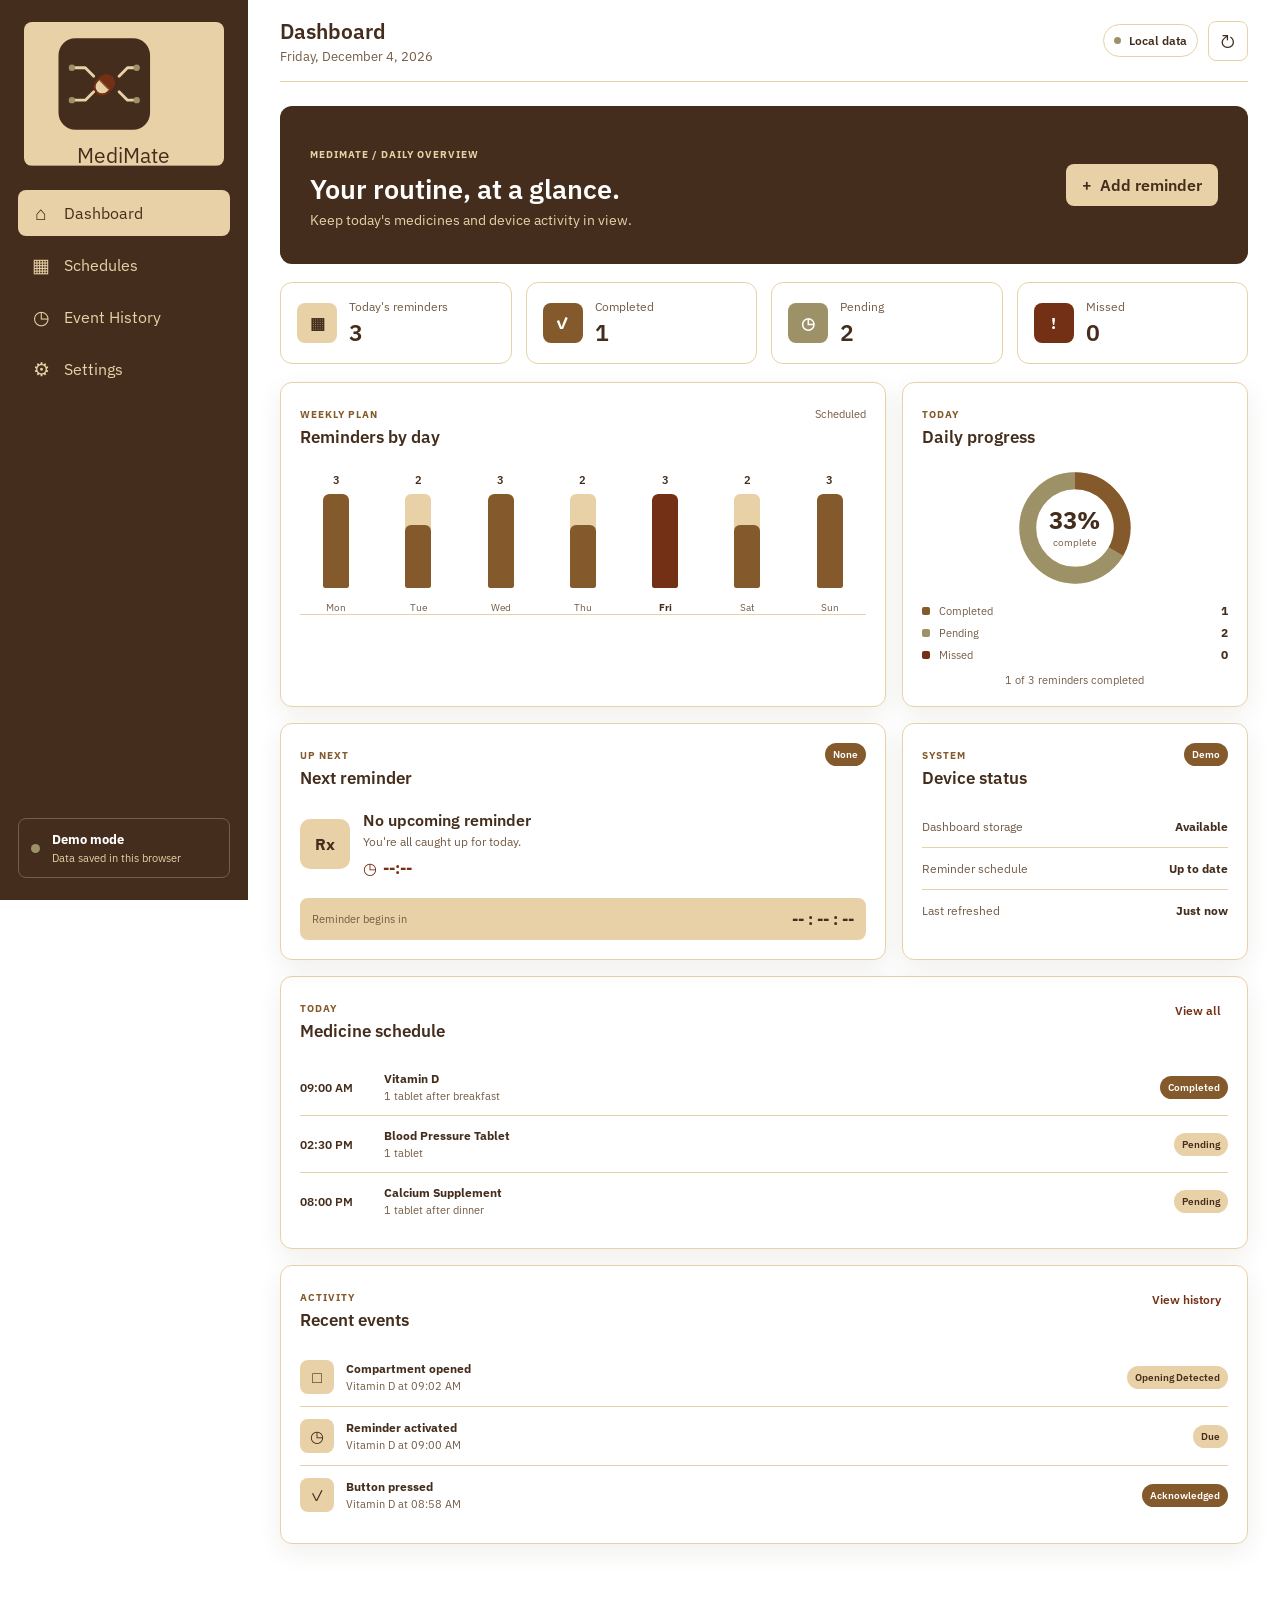
<file: index.html>
<!DOCTYPE html>
<html lang="en">
<head>
  <meta charset="UTF-8">
  <meta name="viewport" content="width=device-width, initial-scale=1.0">
  <meta name="description" content="MediMate medicine reminder dashboard">
  <title>MediMate Dashboard</title>
  <link rel="preconnect" href="https://fonts.googleapis.com">
  <link rel="preconnect" href="https://fonts.gstatic.com" crossorigin>
  <link href="https://fonts.googleapis.com/css2?family=IBM+Plex+Sans:wght@400;500;600;700&display=swap" rel="stylesheet">
  <link rel="stylesheet" href="styles.css">
  <script src="scripts.js" defer></script>
</head>
<body>
  <div class="app-layout">
    <aside class="sidebar" id="sidebar">
      <div class="brand" aria-label="MediMate">
        <svg class="brand-logo" viewBox="0 0 284 204" role="img" aria-labelledby="logoTitle">
          <title id="logoTitle">MediMate</title>
          <rect width="284" height="204" fill="#E8D1A7"/>
          <rect x="49" y="23" width="130" height="130" rx="24" fill="#442D1C"/>
          <g fill="none" stroke="#E8D1A7" stroke-linecap="round" stroke-linejoin="round" stroke-width="4">
            <path d="M68 65h19l12 12M68 111h19l12-12M135 77l12-12h13M135 99l12 12h13"/>
          </g>
          <g fill="#9D9167">
            <circle cx="68" cy="65" r="4.5"/><circle cx="68" cy="111" r="4.5"/>
            <circle cx="160" cy="65" r="4.5"/><circle cx="160" cy="111" r="4.5"/>
          </g>
          <g transform="rotate(-45 114 89)">
            <rect x="99" y="78" width="30" height="22" rx="11" fill="#E8D1A7"/>
            <path d="M114 78h4a11 11 0 0 1 0 22h-4z" fill="#743014"/>
            <rect x="99" y="78" width="30" height="22" rx="11" fill="none" stroke="#743014" stroke-width="3"/>
            <path d="M114 80v18" stroke="#84592B" stroke-width="2"/>
          </g>
          <text x="142" y="200" fill="#442D1C" font-family="IBM Plex Sans, sans-serif" font-size="30" text-anchor="middle">MediMate</text>
        </svg>
      </div>

      <nav class="navigation" aria-label="Main navigation">
        <button class="nav-link active" type="button" data-section="dashboard"><span aria-hidden="true">⌂</span>Dashboard</button>
        <button class="nav-link" type="button" data-section="schedules"><span aria-hidden="true">▦</span>Schedules</button>
        <button class="nav-link" type="button" data-section="history"><span aria-hidden="true">◷</span>Event History</button>
        <button class="nav-link" type="button" data-section="settings"><span aria-hidden="true">⚙</span>Settings</button>
      </nav>

      <div class="sidebar-status">
        <span class="status-dot"></span>
        <div><strong>Demo mode</strong><small>Data saved in this browser</small></div>
      </div>
    </aside>

    <main class="main-content">
      <header class="topbar">
        <button class="menu-button" id="menuButton" type="button" aria-label="Open navigation">☰</button>
        <div class="page-heading">
          <h1 id="pageTitle">Dashboard</h1>
          <p id="currentDate"></p>
        </div>
        <div class="topbar-actions">
          <span class="connection-badge"><span class="status-dot"></span>Local data</span>
          <button class="icon-button" id="refreshButton" type="button" aria-label="Refresh dashboard" title="Refresh">↻</button>
        </div>
      </header>

      <section class="page-section active" id="dashboardSection">
        <section class="welcome-banner">
          <div>
            <span class="eyebrow">MEDIMATE / DAILY OVERVIEW</span>
            <h2>Your routine, at a glance.</h2>
            <p>Keep today's medicines and device activity in view.</p>
          </div>
          <button class="primary-button light-button" type="button" data-open-modal><span aria-hidden="true">+</span>Add reminder</button>
        </section>

        <div class="stats-grid">
          <article class="stat-card"><span class="stat-icon stat-icon-primary" aria-hidden="true">▦</span><div><p>Today's reminders</p><strong id="totalReminderCount">0</strong></div></article>
          <article class="stat-card"><span class="stat-icon stat-icon-success" aria-hidden="true">✓</span><div><p>Completed</p><strong id="completedCount">0</strong></div></article>
          <article class="stat-card"><span class="stat-icon stat-icon-warning" aria-hidden="true">◷</span><div><p>Pending</p><strong id="pendingCount">0</strong></div></article>
          <article class="stat-card"><span class="stat-icon stat-icon-danger" aria-hidden="true">!</span><div><p>Missed</p><strong id="missedCount">0</strong></div></article>
        </div>

        <div class="insights-grid">
          <article class="panel weekly-panel">
            <div class="panel-heading"><div><span class="eyebrow">WEEKLY PLAN</span><h2>Reminders by day</h2></div><span class="small-note">Scheduled</span></div>
            <div class="weekly-bars" id="weeklyPlanChart" role="img" aria-label="Weekly reminder schedule"></div>
          </article>
          <article class="panel progress-panel">
            <div class="panel-heading"><div><span class="eyebrow">TODAY</span><h2>Daily progress</h2></div></div>
            <div class="progress-ring" id="adherenceRing" role="img" aria-label="Today's reminder status breakdown">
              <svg class="progress-ring-svg" viewBox="0 0 120 120" aria-hidden="true">
                <circle class="pie-track" cx="60" cy="60" r="45"></circle>
                <circle class="pie-segment completed" id="pieCompleted" cx="60" cy="60" r="45"></circle>
                <circle class="pie-segment pending" id="piePending" cx="60" cy="60" r="45"></circle>
                <circle class="pie-segment missed" id="pieMissed" cx="60" cy="60" r="45"></circle>
              </svg>
              <div class="progress-ring-content"><strong id="todayProgressPercent">0%</strong><span>complete</span></div>
            </div>
            <div class="progress-legend" aria-label="Reminder status counts">
              <div><span class="legend-swatch completed"></span><span>Completed</span><strong id="progressCompletedCount">0</strong></div>
              <div><span class="legend-swatch pending"></span><span>Pending</span><strong id="progressPendingCount">0</strong></div>
              <div><span class="legend-swatch missed"></span><span>Missed</span><strong id="progressMissedCount">0</strong></div>
            </div>
            <p class="progress-summary" id="todayProgressSummary">0 of 0 reminders completed</p>
          </article>
        </div>

        <div class="dashboard-grid">
          <article class="panel next-panel">
            <div class="panel-heading"><div><span class="eyebrow">UP NEXT</span><h2>Next reminder</h2></div><span class="status-pill pending" id="nextReminderStatus">Pending</span></div>
            <div class="next-reminder-content"><span class="medicine-mark" aria-hidden="true">Rx</span><div><h3 id="nextMedicineName">No upcoming reminder</h3><p id="nextMedicineDose">Add a reminder to get started</p><div class="next-time"><span aria-hidden="true">◷</span><strong id="nextReminderTime">--:--</strong></div></div></div>
            <div class="countdown-box"><span>Reminder begins in</span><strong id="countdown">-- : -- : --</strong></div>
          </article>
          <article class="panel device-panel">
            <div class="panel-heading"><div><span class="eyebrow">SYSTEM</span><h2>Device status</h2></div><span class="status-pill connected">Demo</span></div>
            <div class="device-row"><span>Dashboard storage</span><strong>Available</strong></div>
            <div class="device-row"><span>Reminder schedule</span><strong id="deviceScheduleStatus">Up to date</strong></div>
            <div class="device-row"><span>Last refreshed</span><strong id="lastRefreshed">Just now</strong></div>
          </article>
        </div>

        <article class="panel list-panel">
          <div class="panel-heading"><div><span class="eyebrow">TODAY</span><h2>Medicine schedule</h2></div><button class="text-button" type="button" data-navigate="schedules">View all</button></div>
          <div class="schedule-list" id="todayScheduleList"></div>
        </article>
        <article class="panel list-panel">
          <div class="panel-heading"><div><span class="eyebrow">ACTIVITY</span><h2>Recent events</h2></div><button class="text-button" type="button" data-navigate="history">View history</button></div>
          <div class="event-list" id="recentEventList"></div>
        </article>
      </section>

      <section class="page-section" id="schedulesSection">
        <div class="section-header"><div><h2>Medicine schedules</h2><p>Add, edit, or remove reminders.</p></div><button class="primary-button" type="button" data-open-modal><span aria-hidden="true">+</span>Add medicine</button></div>
        <div class="medicine-grid" id="scheduleManagementList"></div>
      </section>

      <section class="page-section" id="historySection">
        <div class="section-header"><div><h2>Event history</h2><p>Review reminders and medication activity.</p></div><label class="filter-control"><span>Filter</span><select id="eventFilter"><option value="all">All events</option><option value="opening">Opening detected</option><option value="acknowledged">Acknowledged</option><option value="missed">Possibly missed</option><option value="triggered">Reminder triggered</option></select></label></div>
        <article class="panel table-panel"><div class="table-scroll"><table><thead><tr><th>Time</th><th>Medicine</th><th>Event</th><th>Status</th></tr></thead><tbody id="historyTableBody"></tbody></table></div></article>
      </section>

      <section class="page-section" id="settingsSection">
        <div class="section-header"><div><h2>Settings</h2><p>Manage local reminder preferences.</p></div></div>
        <article class="panel settings-panel"><form id="settingsForm"><label for="missedWindow">Missed-reminder window</label><div class="input-suffix"><input id="missedWindow" type="number" min="10" max="3600" value="60"><span>seconds</span></div><small>A reminder is marked missed after this interval.</small><button class="primary-button" type="submit">Save settings</button></form></article>
      </section>
    </main>
  </div>

  <div class="modal-backdrop" id="medicineModal" hidden>
    <section class="modal" role="dialog" aria-modal="true" aria-labelledby="modalTitle">
      <div class="modal-heading"><div><span class="eyebrow">SCHEDULE</span><h2 id="modalTitle">Add medicine</h2></div><button class="icon-button" id="closeModalButton" type="button" aria-label="Close dialog">×</button></div>
      <form id="medicineForm">
        <input id="medicineId" type="hidden">
        <label class="form-field">Medicine name<input id="medicineName" type="text" placeholder="e.g. Vitamin D" required></label>
        <label class="form-field">Dose or instructions<input id="medicineDose" type="text" placeholder="e.g. 1 tablet after breakfast" required></label>
        <label class="form-field">Reminder time<input id="medicineTime" type="time" required></label>
        <fieldset class="days-field"><legend>Scheduled days</legend><div class="day-selector"><label><input type="checkbox" value="Mon">Mon</label><label><input type="checkbox" value="Tue">Tue</label><label><input type="checkbox" value="Wed">Wed</label><label><input type="checkbox" value="Thu">Thu</label><label><input type="checkbox" value="Fri">Fri</label><label><input type="checkbox" value="Sat">Sat</label><label><input type="checkbox" value="Sun">Sun</label></div></fieldset>
        <div class="modal-actions"><button class="secondary-button" id="cancelModalButton" type="button">Cancel</button><button class="primary-button" type="submit">Save reminder</button></div>
      </form>
    </section>
  </div>
  <div class="toast" id="toast" role="status" aria-live="polite"></div>
</body>
</html>
</file>
<file: styles.css>
:root {
  --primary: #84592B;
  --primary-dark: #743014;
  --primary-ink: #442D1C;
  --primary-light: #E8D1A7;
  --accent: #9D9167;
  --background: #FFFFFF;
  --surface: #FFFFFF;
  --sidebar: #442D1C;
  --sidebar-muted: #E8D1A7;
  --text: #442D1C;
  --muted: #745B45;
  --border: #E8D1A7;
  --success: #84592B;
  --warning: #743014;
  --danger: #743014;
  --radius: 12px;
  --shadow: 0 8px 24px rgba(68, 45, 28, .08);
}

* { box-sizing: border-box; }
html { min-width: 320px; scroll-behavior: smooth; }
body { min-height: 100vh; margin: 0; color: var(--text); background: var(--background); font-family: "IBM Plex Sans", sans-serif; }
button, input, select { font: inherit; }
button { cursor: pointer; }

.app-layout { min-height: 100vh; }
.sidebar { position: fixed; inset: 0 auto 0 0; z-index: 20; display: flex; width: 248px; flex-direction: column; padding: 22px 18px; color: #FFFFFF; background: var(--sidebar); }
.brand { display: flex; justify-content: center; padding-bottom: 24px; }
.brand-logo { display: block; width: min(100%, 200px); height: auto; border-radius: 8px; }
.navigation { display: grid; gap: 6px; }
.nav-link { display: flex; min-height: 46px; align-items: center; gap: 12px; padding: 10px 12px; border: 0; border-radius: 8px; color: var(--sidebar-muted); background: transparent; text-align: left; transition: background-color .16s ease, color .16s ease; }
.nav-link span { display: grid; width: 22px; place-items: center; font-size: 19px; }
.nav-link:hover, .nav-link.active { color: var(--primary-ink); background: var(--primary-light); }
.sidebar-status { display: flex; align-items: center; gap: 12px; margin-top: auto; padding: 12px; border: 1px solid rgba(232, 209, 167, .3); border-radius: 8px; }
.sidebar-status strong, .sidebar-status small { display: block; }
.sidebar-status strong { font-size: 13px; }
.sidebar-status small { margin-top: 3px; color: var(--sidebar-muted); font-size: 11px; }
.status-dot { width: 9px; height: 9px; flex: 0 0 auto; border-radius: 50%; background: var(--accent); }

.main-content { min-height: 100vh; margin-left: 248px; padding: 0 32px 48px; }
.topbar { display: flex; min-height: 82px; align-items: center; gap: 16px; justify-content: space-between; border-bottom: 1px solid var(--border); }
.page-heading h1 { margin: 0 0 3px; font-size: 21px; font-weight: 600; }
.page-heading p { margin: 0; color: var(--muted); font-size: 13px; }
.topbar-actions { display: flex; align-items: center; gap: 10px; }
.connection-badge { display: inline-flex; align-items: center; gap: 8px; padding: 8px 10px; border: 1px solid var(--border); border-radius: 999px; color: var(--primary-ink); background: #FFFFFF; font-size: 12px; font-weight: 600; }
.connection-badge .status-dot { width: 7px; height: 7px; }
.icon-button, .menu-button { display: grid; width: 40px; height: 40px; place-items: center; border: 1px solid var(--border); border-radius: 8px; color: var(--primary-ink); background: #FFFFFF; font-size: 19px; }
.icon-button:hover, .menu-button:hover { border-color: var(--primary); background: var(--primary-light); }
.menu-button { display: none; }

.page-section { display: none; padding-top: 24px; }
.page-section.active { display: block; }
.welcome-banner { display: flex; min-height: 158px; align-items: center; justify-content: space-between; gap: 24px; padding: 26px 30px; border-radius: var(--radius); color: #FFFFFF; background: var(--primary-ink); }
.eyebrow { color: var(--primary); font-size: 10px; font-weight: 700; letter-spacing: 1px; }
.welcome-banner .eyebrow { color: var(--primary-light); }
.welcome-banner h2 { margin: 9px 0 5px; color: #FFFFFF; font-size: 27px; font-weight: 600; }
.welcome-banner p { margin: 0; color: #E8D1A7; font-size: 14px; }
.primary-button, .secondary-button { display: inline-flex; min-height: 42px; align-items: center; justify-content: center; gap: 8px; padding: 9px 15px; border: 1px solid transparent; border-radius: 8px; font-weight: 600; }
.primary-button { color: #FFFFFF; background: var(--primary); }
.primary-button:hover { background: var(--primary-dark); }
.light-button { flex: 0 0 auto; color: var(--primary-ink); background: var(--primary-light); }
.light-button:hover { background: #FFFFFF; }
.secondary-button { border-color: var(--border); color: var(--text); background: #FFFFFF; }
.text-button { padding: 7px; border: 0; color: var(--primary-dark); background: transparent; font-size: 12px; font-weight: 600; }
.text-button:hover { text-decoration: underline; }

.stats-grid { display: grid; grid-template-columns: repeat(4, minmax(0, 1fr)); gap: 14px; margin: 18px 0; }
.stat-card { display: flex; min-width: 0; align-items: center; gap: 12px; padding: 16px; border: 1px solid var(--border); border-radius: var(--radius); background: #FFFFFF; }
.stat-icon { display: grid; width: 40px; height: 40px; flex: 0 0 auto; place-items: center; border-radius: 8px; font-weight: 700; }
.stat-icon-primary { color: var(--primary-ink); background: var(--primary-light); }
.stat-icon-success { color: #FFFFFF; background: var(--primary); }
.stat-icon-warning { color: #FFFFFF; background: var(--accent); }
.stat-icon-danger { color: #FFFFFF; background: var(--primary-dark); }
.stat-card p { margin: 0 0 3px; color: var(--muted); font-size: 12px; }
.stat-card strong { font-size: 23px; font-weight: 600; }

.insights-grid, .dashboard-grid { display: grid; grid-template-columns: minmax(0, 1.4fr) minmax(260px, .8fr); gap: 16px; margin-bottom: 16px; }
.panel { min-width: 0; padding: 19px; border: 1px solid var(--border); border-radius: var(--radius); background: #FFFFFF; box-shadow: var(--shadow); }
.panel-heading { display: flex; align-items: flex-start; justify-content: space-between; gap: 12px; margin-bottom: 17px; }
.panel-heading h2 { margin: 4px 0 0; font-size: 17px; font-weight: 600; }
.small-note { padding-top: 5px; color: var(--muted); font-size: 11px; }
.weekly-bars { display: grid; height: 150px; grid-template-columns: repeat(7, minmax(0, 1fr)); gap: 10px; padding-top: 8px; border-bottom: 1px solid var(--border); }
.day-column { display: grid; min-width: 0; grid-template-rows: 17px minmax(0, 1fr) 22px; justify-items: center; gap: 4px; }
.day-count { color: var(--primary-ink); font-size: 11px; font-weight: 600; }
.bar-track { display: flex; width: min(100%, 26px); height: 100%; align-items: flex-end; justify-content: center; overflow: hidden; border-radius: 6px 6px 2px 2px; background: var(--primary-light); }
.bar-fill { width: 100%; min-height: 3px; border-radius: 6px 6px 2px 2px; background: var(--primary); transform-origin: bottom; animation: bar-rise .45s ease-out both; }
.day-column.current .bar-fill { background: var(--primary-dark); }
.day-label { align-self: end; color: var(--muted); font-size: 10px; }
.day-column.current .day-label { color: var(--primary-ink); font-weight: 700; }
@keyframes bar-rise { from { transform: scaleY(.1); } to { transform: scaleY(1); } }
.progress-panel { display: flex; flex-direction: column; }
.progress-ring { position: relative; display: grid; width: 126px; aspect-ratio: 1; place-items: center; align-self: center; }
.progress-ring-svg { position: absolute; inset: 0; width: 100%; height: 100%; transform: rotate(-90deg); }
.pie-track, .pie-segment { fill: none; stroke-width: 16; }
.pie-track { stroke: var(--primary-light); }
.pie-segment.completed { stroke: var(--primary); }
.pie-segment.pending { stroke: var(--accent); }
.pie-segment.missed { stroke: var(--primary-dark); }
.progress-ring-content { display: flex; width: 86px; aspect-ratio: 1; flex-direction: column; align-items: center; justify-content: center; border-radius: 50%; background: #FFFFFF; }
.progress-ring-content strong { font-size: 24px; line-height: 1.1; }
.progress-ring-content span { margin-top: 3px; color: var(--muted); font-size: 10px; }
.progress-legend { display: grid; gap: 7px; margin-top: 12px; }
.progress-legend > div { display: grid; grid-template-columns: 9px 1fr auto; align-items: center; gap: 8px; color: var(--muted); font-size: 11px; }
.progress-legend strong { color: var(--text); font-size: 12px; }
.legend-swatch { width: 8px; height: 8px; border-radius: 2px; }
.legend-swatch.completed { background: var(--primary); }
.legend-swatch.pending { background: var(--accent); }
.legend-swatch.missed { background: var(--primary-dark); }
.progress-summary { margin: 11px 0 0; color: var(--muted); font-size: 11px; text-align: center; }

.next-reminder-content { display: flex; align-items: center; gap: 13px; min-height: 76px; }
.medicine-mark { display: grid; width: 50px; height: 50px; flex: 0 0 auto; place-items: center; border-radius: 10px; color: var(--primary-ink); background: var(--primary-light); font-weight: 700; }
.next-reminder-content h3 { margin: 0 0 4px; font-size: 16px; font-weight: 600; }
.next-reminder-content p { margin: 0; color: var(--muted); font-size: 12px; }
.next-time { display: flex; align-items: center; gap: 6px; margin-top: 9px; color: var(--primary-dark); }
.countdown-box { display: flex; align-items: center; justify-content: space-between; gap: 10px; margin-top: 16px; padding: 11px 12px; border-radius: 8px; background: var(--primary-light); }
.countdown-box span { color: var(--muted); font-size: 11px; }
.countdown-box strong { color: var(--primary-ink); font-size: 16px; font-variant-numeric: tabular-nums; }
.status-pill { display: inline-flex; align-items: center; padding: 5px 8px; border-radius: 999px; color: var(--primary-ink); background: var(--primary-light); font-size: 10px; font-weight: 600; text-transform: capitalize; }
.status-pill.completed, .status-pill.acknowledged, .status-pill.opening, .status-pill.connected { color: #FFFFFF; background: var(--primary); }
.status-pill.pending, .status-pill.due { color: var(--primary-ink); background: var(--primary-light); }
.status-pill.missed, .status-pill.possibly-missed { color: #FFFFFF; background: var(--primary-dark); }
.device-row { display: flex; justify-content: space-between; gap: 12px; padding: 13px 0; border-bottom: 1px solid var(--border); font-size: 12px; }
.device-row:last-child { border-bottom: 0; }
.device-row span { color: var(--muted); }
.device-row strong { text-align: right; }
.list-panel { margin-bottom: 16px; }
.schedule-list, .event-list { display: grid; }
.schedule-item, .event-item { display: flex; min-width: 0; align-items: center; gap: 12px; padding: 12px 0; border-bottom: 1px solid var(--border); }
.schedule-item:last-child, .event-item:last-child { border-bottom: 0; }
.schedule-time { width: 72px; flex: 0 0 auto; color: var(--primary-ink); font-size: 12px; font-weight: 600; font-variant-numeric: tabular-nums; }
.schedule-information, .event-information { min-width: 0; flex: 1; }
.schedule-information strong, .schedule-information small, .event-information strong, .event-information small { display: block; }
.schedule-information strong, .event-information strong { margin-bottom: 3px; font-size: 12px; }
.schedule-information small, .event-information small { overflow: hidden; color: var(--muted); font-size: 11px; text-overflow: ellipsis; white-space: nowrap; }
.event-icon { display: grid; width: 34px; height: 34px; flex: 0 0 auto; place-items: center; border-radius: 8px; color: var(--primary-ink); background: var(--primary-light); }
.empty-state { padding: 28px 12px; color: var(--muted); text-align: center; }

.section-header { display: flex; align-items: center; justify-content: space-between; gap: 18px; margin-bottom: 18px; }
.section-header h2 { margin: 0 0 5px; font-size: 23px; font-weight: 600; }
.section-header p { margin: 0; color: var(--muted); font-size: 13px; }
.medicine-grid { display: grid; grid-template-columns: repeat(2, minmax(0, 1fr)); gap: 16px; }
.medicine-card { min-width: 0; overflow: hidden; border: 1px solid var(--border); border-radius: var(--radius); background: var(--primary-light); }
.medicine-card-header { display: flex; min-width: 0; align-items: center; gap: 12px; padding: 14px; background: var(--primary-light); }
.medicine-card-header .medicine-mark { width: 48px; height: 48px; border-radius: 9px; background: var(--accent); }
.medicine-heading { min-width: 0; flex: 1; }
.medicine-card h3 { overflow-wrap: anywhere; margin: 0 0 3px; color: var(--primary-ink); font-size: 16px; font-weight: 600; }
.medicine-card p { margin: 0; color: var(--primary-dark); font-size: 12px; }
.card-menu { display: flex; gap: 6px; }
.small-action-button { display: grid; width: 36px; height: 36px; flex: 0 0 auto; place-items: center; border: 1px solid rgba(68, 45, 28, .15); border-radius: 9px; color: var(--primary-ink); background: #FFFFFF; }
.small-action-button:hover { background: var(--accent); }
.small-action-button.delete:hover { color: #FFFFFF; border-color: var(--primary-dark); background: var(--primary-dark); }
.medicine-details { display: grid; grid-template-columns: minmax(0, 1fr); gap: 9px; padding: 0 14px 14px; }
.medicine-details > div { min-width: 0; padding: 11px 12px; border: 1px solid var(--border); border-radius: 8px; background: #FFFFFF; }
.medicine-details span { display: block; margin-bottom: 4px; color: var(--muted); font-size: 10px; font-weight: 600; text-transform: uppercase; }
.medicine-details strong { color: #000000; font-size: 14px; font-weight: 600; overflow-wrap: anywhere; }
.filter-control { display: flex; align-items: center; gap: 9px; color: var(--muted); font-size: 12px; }
.filter-control select { min-width: 165px; }
select, input { width: 100%; min-height: 42px; padding: 9px 11px; border: 1px solid var(--border); border-radius: 8px; outline: none; color: var(--text); background: #FFFFFF; }
select:focus, input:focus { border-color: var(--primary); box-shadow: 0 0 0 3px rgba(132, 89, 43, .14); }
.table-panel { padding: 0; }
.table-scroll { overflow-x: auto; }
table { width: 100%; border-collapse: collapse; white-space: nowrap; }
th, td { padding: 13px 14px; border-bottom: 1px solid var(--border); text-align: left; font-size: 12px; }
th { color: var(--primary-ink); background: var(--primary-light); font-size: 10px; font-weight: 700; text-transform: uppercase; }
tbody tr:last-child td { border-bottom: 0; }
.history-row:hover td { background: #F7F1E5; }
.history-event-label { display: inline-flex; align-items: center; gap: 8px; }
.history-marker { width: 8px; height: 8px; flex: 0 0 auto; border-radius: 2px; background: var(--primary); }
.history-row.opening .history-marker { background: var(--accent); }
.history-row.acknowledged .history-marker { background: var(--primary); }
.history-row.missed .history-marker { background: var(--primary-dark); }
.history-row.triggered .history-marker { background: var(--primary-light); border: 1px solid var(--primary-ink); }
.settings-panel { max-width: 620px; }
.settings-panel form { display: grid; gap: 13px; }
.settings-panel form > label { font-size: 13px; font-weight: 600; }
.settings-panel small { color: var(--muted); font-size: 11px; }
.input-suffix { display: flex; align-items: center; }
.input-suffix input { border-radius: 8px 0 0 8px; }
.input-suffix span { display: grid; min-height: 42px; place-items: center; padding: 0 12px; border: 1px solid var(--border); border-left: 0; border-radius: 0 8px 8px 0; color: var(--muted); background: var(--primary-light); font-size: 11px; }

.modal-backdrop { position: fixed; inset: 0; z-index: 100; display: grid; place-items: center; padding: 18px; background: rgba(68, 45, 28, .58); }
.modal-backdrop[hidden] { display: none; }
.modal { width: min(520px, 100%); max-height: 90vh; overflow-y: auto; padding: 22px; border: 1px solid var(--border); border-radius: 12px; background: #FFFFFF; box-shadow: var(--shadow); }
.modal-heading { display: flex; align-items: flex-start; justify-content: space-between; gap: 12px; margin-bottom: 18px; }
.modal-heading h2 { margin: 4px 0 0; font-size: 20px; }
#medicineForm { display: grid; gap: 13px; }
.form-field { display: grid; gap: 6px; font-size: 12px; font-weight: 600; }
.days-field { min-width: 0; margin: 0; padding: 0; border: 0; }
.days-field legend { margin-bottom: 8px; font-size: 12px; font-weight: 600; }
.day-selector { display: grid; grid-template-columns: repeat(7, minmax(0, 1fr)); gap: 6px; }
.day-selector label { position: relative; display: grid; min-height: 38px; place-items: center; border: 1px solid var(--border); border-radius: 7px; color: var(--muted); font-size: 10px; cursor: pointer; }
.day-selector label:has(input:checked) { border-color: var(--primary); color: var(--primary-ink); background: var(--primary-light); }
.day-selector input { position: absolute; width: 1px; height: 1px; min-height: 1px; opacity: 0; }
.modal-actions { display: flex; justify-content: flex-end; gap: 8px; padding-top: 4px; }
.toast { position: fixed; right: 20px; bottom: 20px; z-index: 200; max-width: min(360px, calc(100vw - 40px)); padding: 12px 15px; border-radius: 8px; color: #FFFFFF; background: var(--primary-ink); box-shadow: var(--shadow); font-size: 12px; opacity: 0; pointer-events: none; transform: translateY(10px); transition: opacity .16s ease, transform .16s ease; }
.toast.visible { opacity: 1; transform: translateY(0); }

@media (max-width: 1050px) {
  .stats-grid { grid-template-columns: repeat(2, minmax(0, 1fr)); }
  .insights-grid, .dashboard-grid { grid-template-columns: minmax(0, 1fr); }
}
@media (max-width: 820px) {
  .sidebar { transform: translateX(-100%); transition: transform .2s ease; }
  .sidebar.open { transform: translateX(0); box-shadow: 14px 0 30px rgba(0, 0, 0, .2); }
  .main-content { margin-left: 0; padding: 0 20px 36px; }
  .menu-button { display: grid; }
  .topbar { justify-content: flex-start; }
  .page-heading { min-width: 0; }
  .topbar-actions { margin-left: auto; }
}
@media (max-width: 620px) {
  .main-content { padding-inline: 14px; }
  .topbar { min-height: 72px; }
  .page-heading h1 { font-size: 18px; }
  .page-heading p, .connection-badge { display: none; }
  .welcome-banner { min-height: 0; align-items: flex-start; flex-direction: column; gap: 16px; padding: 22px; }
  .welcome-banner h2 { max-width: 360px; font-size: 24px; }
  .stats-grid { gap: 9px; margin: 14px 0; }
  .stat-card { gap: 9px; padding: 12px 10px; }
  .stat-icon { width: 34px; height: 34px; }
  .stat-card p { font-size: 10px; }
  .stat-card strong { font-size: 20px; }
  .panel { padding: 15px; }
  .medicine-grid { grid-template-columns: minmax(0, 1fr); }
  .section-header { align-items: flex-start; flex-direction: column; }
  .filter-control { width: 100%; justify-content: space-between; }
  .filter-control select { max-width: 220px; }
  .countdown-box strong { font-size: 13px; }
}
@media (prefers-reduced-motion: reduce) {
  *, *::before, *::after { scroll-behavior: auto !important; animation-duration: .01ms !important; transition-duration: .01ms !important; }
}
</file>
